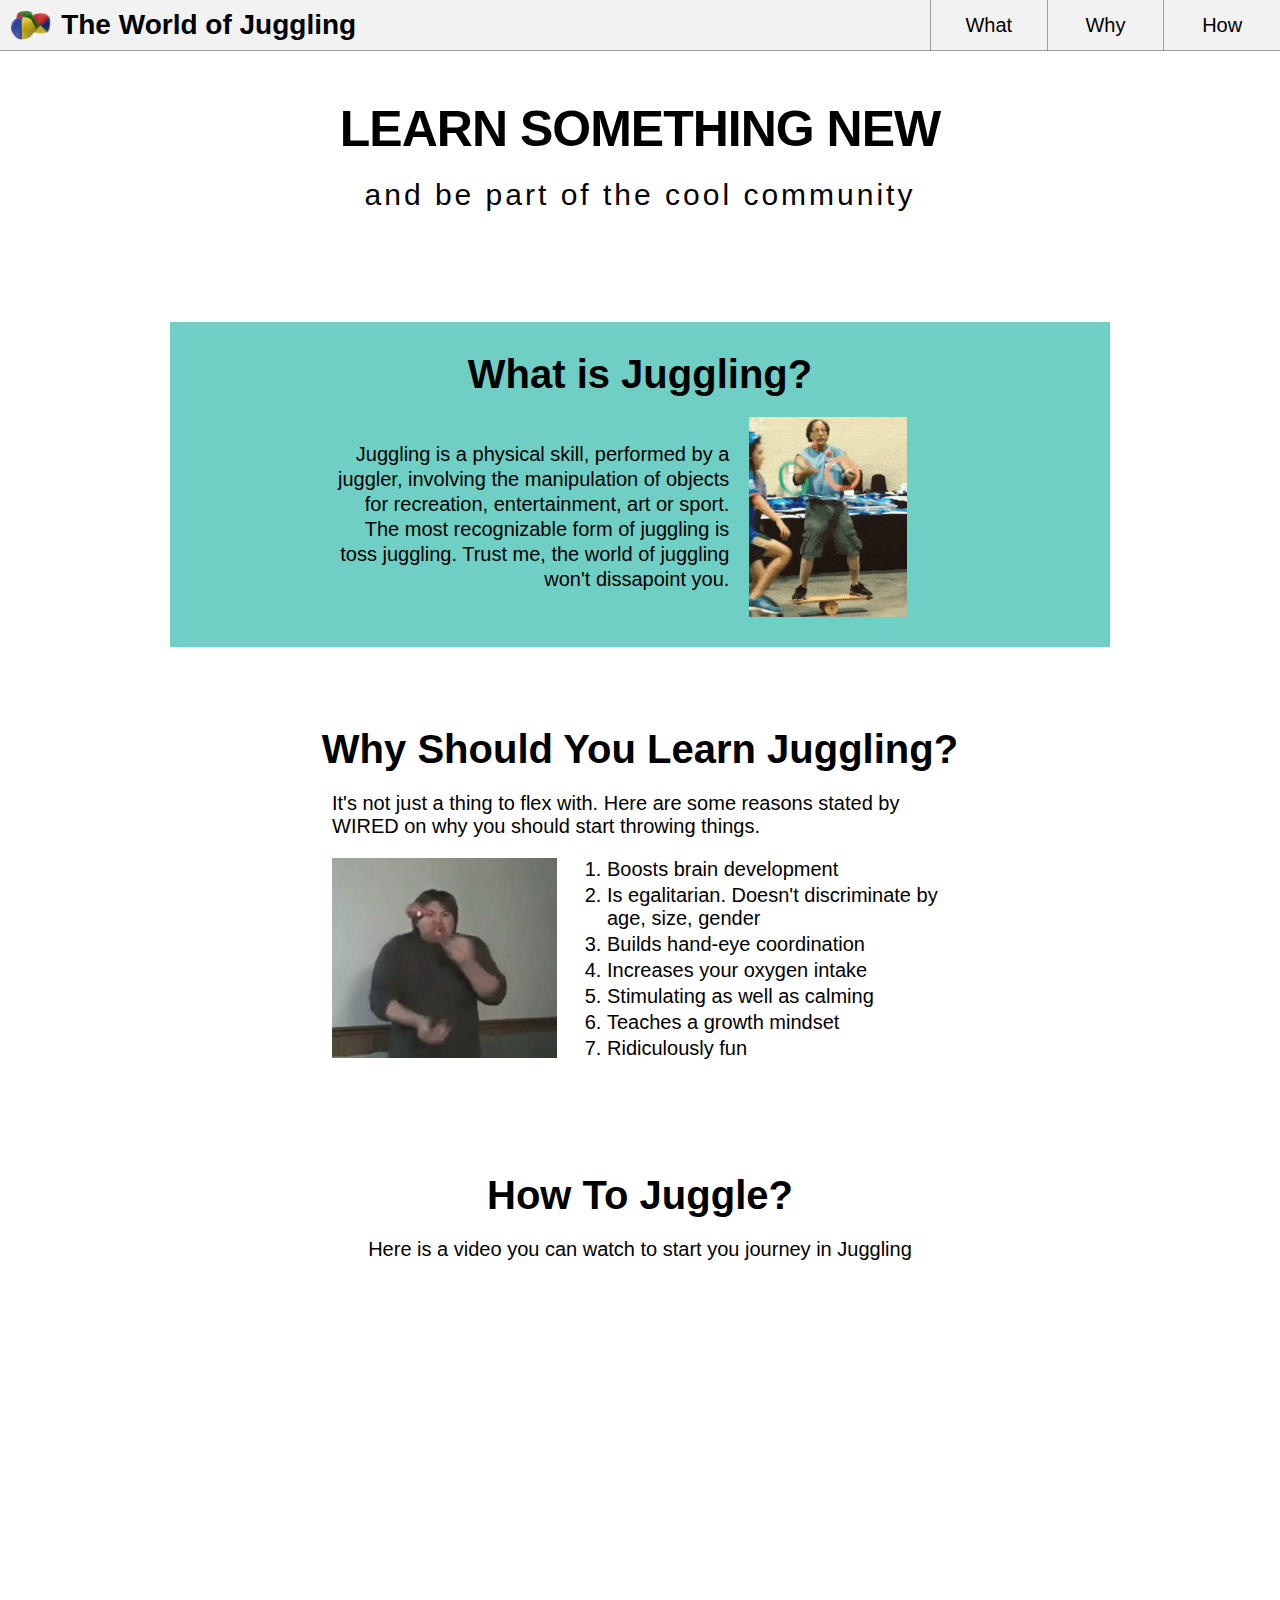
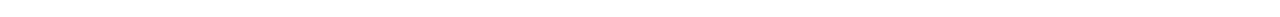
<file: projects/product-landing-page/index.html>
<!DOCTYPE html>
<html lang="en">
  <head>
    <meta charset="UTF-8" />
    <meta http-equiv="X-UA-Compatible" content="IE=edge" />
    <meta name="viewport" content="width=device-width, initial-scale=1.0" />
    <link rel="stylesheet" href="styles.css" />
    <link
      href="https://fonts.googleapis.com/css?family=Anton%7CBaskervville%7CRaleway&display=swap"
      rel="stylesheet"
    />
    <title>Juggling Balls</title>
  </head>
  <body>
    <header id="header">
      <h1 id="title">
        <img
          src="logo/juggling-balls-logo.png"
          alt="logo of juggling balls"
          id="header-img"
        /><div>The World of Juggling</div>
      </h1>
      <nav id="nav-bar">
        <a href="#what" class="nav-link"><div>What</div></a>
        <a href="#why" class="nav-link"><div>Why</div></a>
        <a href="#how" class="nav-link"><div>How</div></a>
      </nav>
    </header>
    <main>
      <section id="subtitle">
        <h1 id="section-header">LEARN SOMETHING NEW</h1>
        <article class="section-content">
          and be part of the cool community
        </article>
      </section>
      <section id="what">
        <h1 id="section-header">What is Juggling?</h1>
        <article class="section-content">
          <div>
            <div>
              Juggling is a physical skill, performed by a juggler, involving
              the manipulation of objects for recreation, entertainment, art or
              sport. The most recognizable form of juggling is toss juggling.
              Trust me, the world of juggling won't dissapoint you.
            </div>
          </div>
          <img src="image/crazy-juggler.gif" id="crazy-juggling-gif" />
        </article>
      </section>
      <section id="why">
        <h1 id="section-header">Why Should You Learn Juggling?</h1>
        <article class="section-content">
          <div id="why-subtitle">
            It's not just a thing to flex with. Here are some reasons stated by
            <a
              href="https://www.wired.com/2012/02/juggling-its-not-just-about-multi-tasking/"
              id="wired"
              >WIRED</a
            >
            on why you should start throwing things.
          </div>
          <img src="image/eating-juggling.gif" id="eating-juggling-gif" />
          <div>
            <div>
              <ol id="juggling-reason-list">
                <li>Boosts brain development</li>
                <li>
                  Is egalitarian. Doesn't discriminate by age, size, gender
                </li>
                <li>Builds hand-eye coordination</li>
                <li>Increases your oxygen intake</li>
                <li>Stimulating as well as calming</li>
                <li>Teaches a growth mindset</li>
                <li>Ridiculously fun</li>
              </ol>
            </div>
          </div>
        </article>
      </section>
      <section id="how">
        <h1 id="section-header">How To Juggle?</h1>
        <article class="section-content">
          <div class="subtitle">
            Here is a video you can watch to start you journey in Juggling
          </div>
          <div id="video">
            <iframe
              
              src="https://www.youtube.com/embed/dCYDZDlcO6g"
              title="YouTube video player"
              frameborder="0"
              allow="accelerometer; autoplay; clipboard-write; encrypted-media; gyroscope; picture-in-picture"
              allowfullscreen
            ></iframe>
          </div>
        </article>
      </section>
    </main>
  </body>
</html>
</file>
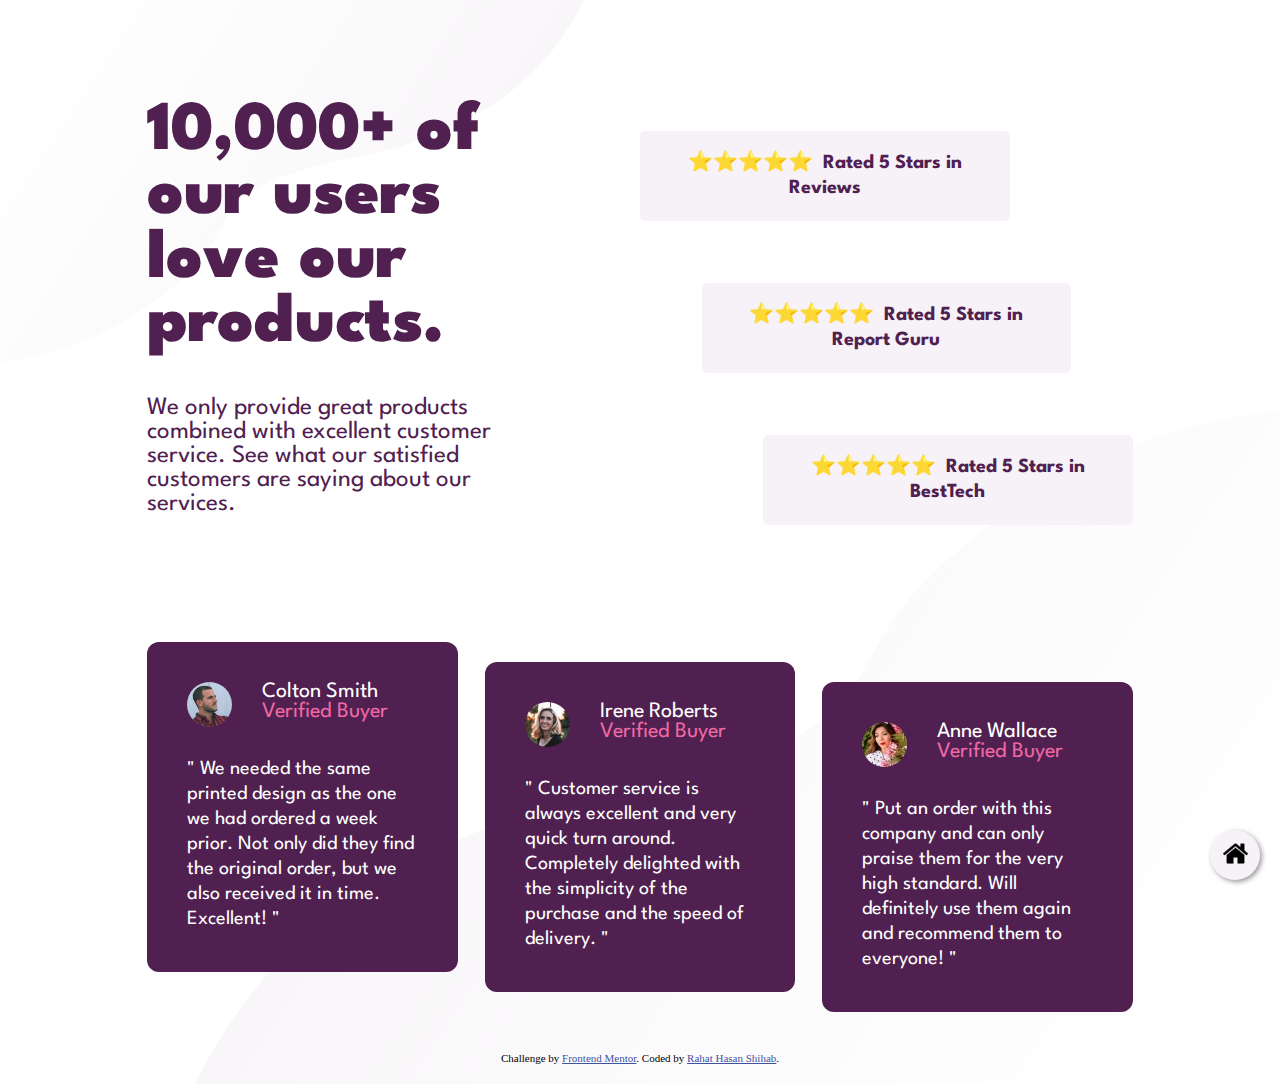
<file: projects/social-proof-section/index.html>
<!DOCTYPE html>
<html lang="en">
  <head>
    <meta charset="UTF-8" />
    <meta name="viewport" content="width=device-width, initial-scale=1.0" />
    <!-- displays site properly based on user's device -->

    <link
      rel="icon"
      type="image/png"
      sizes="32x32"
      href="./images/favicon-32x32.png"
    />
    <link href='https://fonts.googleapis.com/css?family=League Spartan' rel='stylesheet'>
    <link rel="stylesheet" href="styles.css">
    <title>Frontend Mentor | Social proof section</title>

    <!-- Feel free to remove these styles or customise in your own stylesheet 👍 -->
    <style>
      .attribution {
        font-size: 11px;
        text-align: center;
      }
      .attribution a {
        color: hsl(228, 45%, 44%);
      }
    </style>
  </head>
  <body>
    <a href="../../index.html">
      <div id="home-button"><img src="../../icons/home-icon.png" alt="home"></div>
    </a>
    <!-- <img src="images/bg-pattern-top-desktop.svg" alt="" class="top-bg-desktop">
    <img src="images/bg-pattern-bottom-desktop.svg" alt="" class="bottom-bg-desktop"> -->
    <main class="main">
      <div class="hero">
        <div class="heading">
          <div class="h1">
            10,000+ of our users love our products.
          </div>
          <p>
            We only provide great products combined with excellent customer service.
            See what our satisfied customers are saying about our services.
          </p>
        </div>
        <div class="rating-cards">
            <div class="rating-card">Rated 5 Stars in Reviews</div>
            <div class="rating-card">Rated 5 Stars in Report Guru</div>
            <div class="rating-card">Rated 5 Stars in BestTech</div>
        </div>
      </div>
  
      <div class="review-section">
        <div class="review-card">
          <div class="review-heading">
            <img class="reviewer-image" src="images/image-colton.jpg" alt="">
            <div class="reviewer-info">
              <span class="reviewer-title">Colton Smith</span>
              <br>
              <span class="reviewer-status">Verified Buyer</span>
            </div>
          </div>
          <div class="review-message">
            " We needed the same printed design as the one we had ordered a week prior.
            Not only did they find the original order, but we also received it in time.
            Excellent! "
          </div>
        </div>
        <div class="review-card">
          <div class="review-heading">
            <img class="reviewer-image" src="images/image-irene.jpg" alt="">
            <div class="reviewer-info">
              <span class="reviewer-title">Irene Roberts</span>
              <br> 
              <span class="reviewer-status">Verified Buyer</span>
            </div>
          </div>
          <div class="review-message">
            " Customer service is always excellent and very quick turn around. Completely
            delighted with the simplicity of the purchase and the speed of delivery. "
          </div>
        </div>
        <div class="review-card">
          <div class="review-heading">
            <img class="reviewer-image" src="images/image-anne.jpg" alt="">
            <div class="reviewer-info">
              <span class="reviewer-title">Anne Wallace</span>
              <br>
              <span class="reviewer-status">Verified Buyer</span>
            </div>
          </div>
          <div class="review-message">
            " Put an order with this company and can only praise them for the very high
            standard. Will definitely use them again and recommend them to everyone! "
          </div>
        </div>
      </div>
      </main>
    

    <div class="attribution">
      Challenge by
      <a href="https://www.frontendmentor.io?ref=challenge" target="_blank"
        >Frontend Mentor</a
      >. Coded by <a href="https://github.com/RHShihab">Rahat Hasan Shihab</a>.
    </div>
    <!-- <div id="ref-image"><img src="design/desktop-design.jpg" alt=""></div> -->
  </body>
</html>
</file>
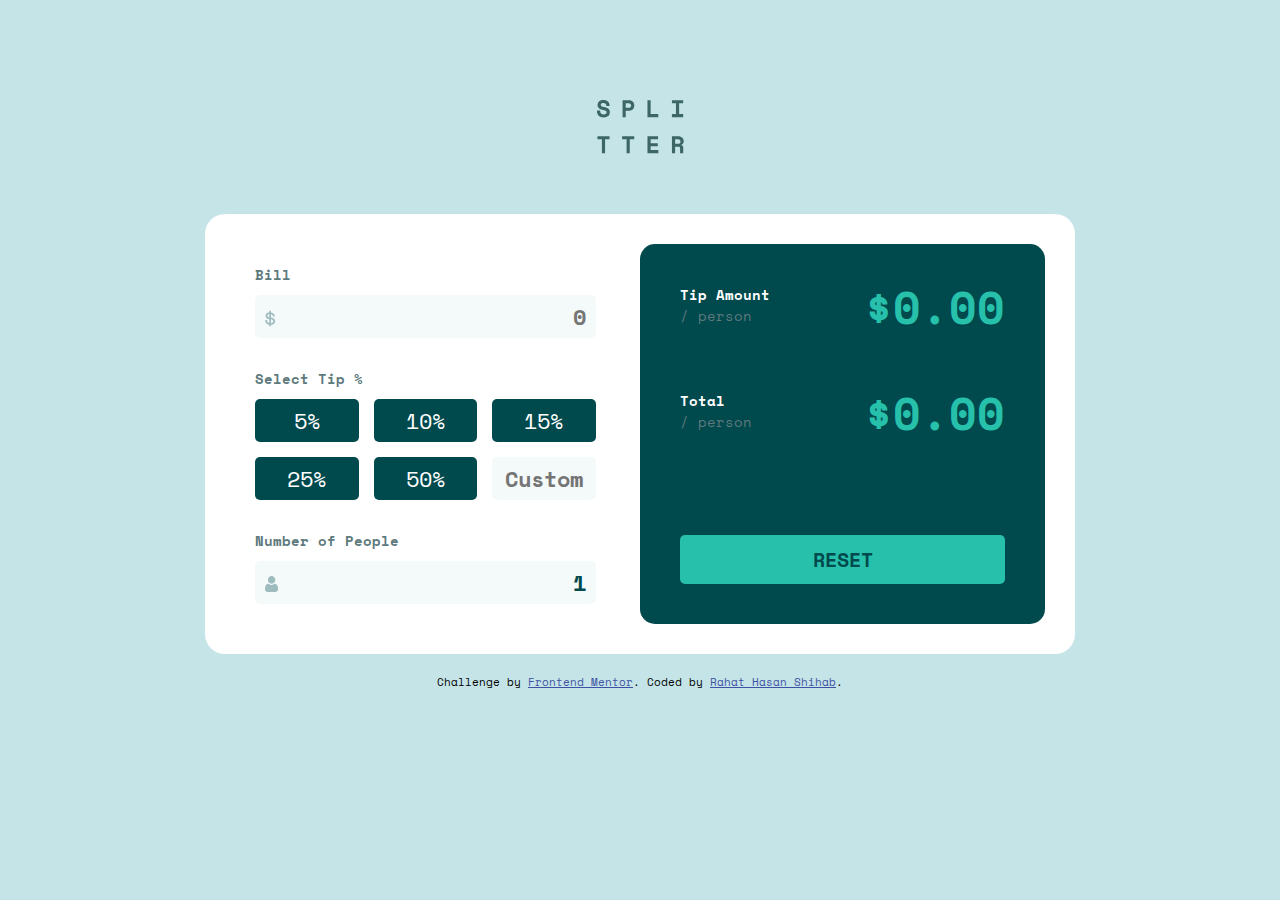
<file: projects/tip-calculator-app/index.html>
<!DOCTYPE html>
<html lang="en">
<head>
  <meta charset="UTF-8">
  <meta name="viewport" content="width=device-width, initial-scale=1.0"> <!-- displays site properly based on user's device -->
  
  <link href='https://fonts.googleapis.com/css?family=Space Mono' rel='stylesheet'>
  <link rel="icon" type="image/png" sizes="32x32" href="./images/favicon-32x32.png">
  <link rel="stylesheet" href="styles.css">
  <title>Frontend Mentor | Tip calculator app</title>

  <!-- Feel free to remove these styles or customise in your own stylesheet 👍 -->
  <style>
    .attribution { font-size: 11px; text-align: center; }
    .attribution a { color: hsl(228, 45%, 44%); font-size: inherit; }
  </style>
</head>
<body>
  <img src="images/logo.svg" alt="" id="logo">
  <div class="card">
    <form class="input">
      <fieldset>
        <legend>Bill</legend>
          <div class="full-width-field">
            <img src="images/icon-dollar.svg" alt="$">
            <input type="number" name="total-bill" id="total-bill" placeholder="0">
          </div>
      </fieldset>
      <fieldset>
        <legend>Select Tip %</legend>
        <label for="tip" class="small-width-field">
          <button class="tip" id="five" value="5">5%</button>
          <button class="tip" id="ten" value="10">10%</button>
          <button class="tip" id="fifteen" value="15">15%</button>
          <button class="tip" id="twentyfive" value="25">25%</button>
          <button class="tip" id="fifty" value="50">50%</button>
          <input type="number" placeholder="Custom" id="custom">
        </label>
      </fieldset>
      <fieldset>
        <div class="inline">
          <legend>Number of People</legend>
          <div id="notZeroText"></div>
        </div>
        <div class="full-width-field">
          <img src="images/icon-person.svg" alt="😏">
          <input type="number" name="n-people" id="n-people" placeholder="0" value="1">
        </div>
      </fieldset>
    </form>
    <section class="output">
      <div class="super-output-set">
        <div class="output-set">
          <div class="label">
            <p>Tip Amount</p>
            <p>/ person</p>
          </div>
          <div class="output-text" id="tip-output">$0.00</div>
        </div>
        <div class="output-set">
          <div class="label">
            <p>Total</p>
            <p>/ person</p>
          </div>
          <div class="output-text" id="total-output">$0.00</div>
        </div>
      </div>
      <button id="reset">RESET</button>
    </section>
  </div>
  
  <div class="attribution">
    Challenge by <a href="https://www.frontendmentor.io?ref=challenge" target="_blank">Frontend Mentor</a>. 
    Coded by <a href="https://github.com/RHShihab" target="_blank">Rahat Hasan Shihab</a>.
  </div>
  <script src="index.js"></script>
</body>
</html>
</file>
<file: projects/product-landing-page/styles.css>
@media (prefers-reduced-motion: no-preference) {
  * {
    scroll-behavior: smooth;
  }
}
/* width */
::-webkit-scrollbar {
  width: 10px;
}

/* Track */
::-webkit-scrollbar-track {
  box-shadow: inset 0 0 2px grey; 
  border-radius: 0px;
}
 
/* Handle */
::-webkit-scrollbar-thumb {
  background: #5eb0a8; 
  border-radius: 10px;
}

/* Handle on hover */
::-webkit-scrollbar-thumb:hover {
  background: #4c8882; 
}
*,
::before,
::after {
  padding: 0;
  margin: 0;
}
html {
  font-size: 62.5%;
  box-sizing: border-box;
}
a {
  text-decoration: none;
  color: black;
}
a:hover{
  background-color: #5555558b;
}
body {
  font-family: "Lato", sans-serif;
}
:root {
  --nav-height: 50px;
  --nav-border-color: #5555558b;
}
#header {
  position: fixed;
  top: 0;
  z-index: 99;
  background-color: #f2f2f2;
  font-family: "Lato", sans-serif;
  font-size: 1.4rem;
  height: var(--nav-height);
  width: 100%;
  display: flex;
  justify-content: space-between;
  align-items: center;
  vertical-align: middle;
  border-bottom: 1px solid var(--nav-border-color);
}
#title {
  display: flex;
  align-items: center;
  height: 100%;
}
#header img {
  height: 30px;
  padding: 0 10px;
}
#nav-bar {
  height: 100%;
  width: 350px;
  /* background-color: #7a3131; */
  display: flex;
  justify-content: space-around;
  vertical-align: middle;
}
.nav-link {
  font-size: 2rem;
  width: 33%;
  /* background-color: blueviolet; */
  border-left: 1px solid var(--nav-border-color);
  text-align: center;
  display: flex;
  flex-direction: column;
  justify-content: center;
}

#subtitle {
  margin-top: 70px;
}

section:first-of-type {
  margin-top: 20px;
  margin-bottom: 30px;
  text-align: center;
}
section:first-of-type > #section-header {
  font-family: "roboto", sans-serif;
  font-size: 5rem;
  margin-bottom: 20px;
  letter-spacing: -1px;
}
section:first-of-type > .section-content {
  font-size: 30px;
  letter-spacing: 3px;
}

main {
  /* position: relative; */
  display: grid;
  grid-template-columns: minmax(2rem, 1fr) minmax(min-content, 94rem) minmax(
      2rem,
      1fr
    );
  /* row-gap: 3rem; */
}
form {
  display: flex;
  justify-content: center;
}
section,
form {
  grid-column: 2 / 3;
}
section {
  margin-top: var(--nav-height);
  /* background-color: #7fcf6f; */
  padding: 30px;
}
#section-header {
  /* background-color: #7fcf6f; */
  margin-bottom: 20px;
  font-size: 4rem;
  text-align: center;
}
.section-content {
  /* background-color: #6fc4cf; */
  font-size: 2rem;
}
#what {
  background-color: #6fcfc5;
}
#what .section-content {
  margin: 0 auto;
  width: 70%;
  min-width: 500px;
  /* background-color: #4edb7f; */
  display: grid;
  grid-template-columns: 2fr 1fr;
  column-gap: 20px;
}
#what > .section-content > div {
  display: flex;
  flex-direction: column;
  justify-content: center;
  text-align: right;
  line-height: 25px;
}
#crazy-juggling-gif {
  height: 200px;
  width: 158px;
}

#juggling-reason-list {
  padding-left: 30px;
}

#juggling-reason-list > li {
  padding-bottom: 3px;
}

#why .section-content {
  margin: 0 auto;
  width: 70%;
  min-width: 600px;
  display: grid;
  grid-template-columns: 1fr 2fr;
  column-gap: 20px;
}

#eating-juggling-gif {
  height: 200px;
  width: 225px;
}
#why-subtitle {
  grid-column: 1 / 3;
  margin-bottom: 20px;
}
#how .section-content {
  /* background-color: beige; */
}
#how .subtitle {
  text-align: center;
  margin-bottom: 20px;
}
#video {
  margin: 0 auto;
  width: 500px;
  aspect-ratio: 16 / 9;
  margin-bottom: 20px;
}

#how iframe {
  width: 100%;
  height: 100%;
}

@media (max-width: 725px) {
  #header {
    font-size: 1.1rem;
  }
  section:first-of-type > #section-header {
    font-size: 4.5rem;
  }
  section:first-of-type > .section-content {
    font-size: 25px;
    letter-spacing: 3px;
  }
  section {
    margin-top: var(--nav-height);
    /* background-color: #7fcf6f; */
    padding: 30px 0;
  }
}
@media (max-width: 660px) {
  #header {
    height: 70px;
    flex-direction: column;
  }
  #title {
    display: flex;
    justify-content: center;
    border-bottom: 1px solid var(--nav-border-color);
    width: 100%;
    height: 100%;
  }
  #subtitle {
    margin-top: 100px;
    margin-bottom: -10px;
  }
  .nav-link:last-of-type {
    border-right: 1px solid var(--nav-border-color);
  }
  section:first-of-type > #section-header {
    font-size: 4rem;
  }
  section:first-of-type > .section-content {
    font-size: 20px;
    letter-spacing: 3px;
  }
  section {
    padding: 10px;
  }
  #section-header {
    /* background-color: #7fcf6f; */
    margin-bottom: 20px;
    font-size: 3.5rem;
    text-align: center;
  }
  #what .section-content {
    /* width: unset;
  min-width: 0px; */
  min-width: unset;
  display: flex;
    flex-direction: column-reverse;
    justify-content: center;
  }
  #what > .section-content > div {
    text-align: justify;
    margin-top: 10px;
  }
  #crazy-juggling-gif {
    margin: 0 auto;
  }

  #why .section-content {
  min-width: unset;
    display: flex;
    flex-direction: column;
    justify-content: center;
  }
  #eating-juggling-gif {
    margin: 0 auto;
    margin-bottom: 10px;
  }
  #video {
    width: 70%;
  }
  section:last-of-type{
    margin-bottom: 40px;
  }

}
@media (max-width: 500px) {
  #what .section-content, #why .section-content {
    margin: 0 auto;
    width: 100%;
  }
  #video {
    width: 90%;
  }
  section:last-of-type{
    margin-bottom: 40px;
  }
}
</file>
<file: projects/social-proof-section/styles.css>
*, *::after, *::before{
  box-sizing: border-box;
  margin: 0;
  padding: 0;
}
.top-bg-desktop {
  width: 80%;
  position: absolute;
  top: 0;
  left: 0;
}
.bottom-bg-desktop {
  width: 80%;
  position: absolute;
  bottom: 0;
  right: 0;
}
:root {
  /* Primary color */
  --very-dark-magenta: hsl(300, 43%, 22%);
  --soft-pink: hsl(333, 80%, 67%);

  /* Neutral color*/
  --dark-grayish-magenta: hsl(303, 10%, 53%);
  --light-grayish-magenta: hsl(300, 24%, 96%);
  --white: hsl(0, 0%, 100%);

  /* Font weight */
  --regular: 400;
  --medium: 500;
  --bold: 700;
}
body{
  background: url(images/bg-pattern-top-desktop.svg) left top no-repeat, url(images/bg-pattern-bottom-desktop.svg) right bottom no-repeat;
  min-height: 100vh;
}
main {
  font-family: "League Spartan";
  font-size: 25px;
  display: flex;
  flex-wrap: wrap;
  /* justify-content: center; */
  align-items: center;
  margin: 100px auto 0 auto;
  width: 77%;
  min-width: 340px;
  gap: 16px;
}

.hero {
  color: var(--very-dark-magenta);
  display: flex;
  justify-content: space-between;
  width: 100%;
}

.heading {
  width: 37%;
  margin-bottom: 40px;
}
.heading .h1 {
  font-size: 70px;
  font-weight: 900;
  margin-bottom: 40px;

  /* want to make it bolder */
}
.rating-cards {
  width: 50%;
  display: flex;
  flex-wrap: wrap;
  align-items: center;
}
.rating-card {
  text-align: center;
  line-height: 25px;
  font-size: 20px;
  font-weight: var(--bold);
  background-color: var(--light-grayish-magenta);
  padding: 20px;
  border-radius: 5px;
  width: 75%;
}
.rating-card:nth-of-type(2) {
  margin-left: 12.5%;
}
.rating-card:nth-of-type(3) {
  margin-left: 25%;
}
.rating-card::before{
  content: '⭐⭐⭐⭐⭐';
  margin-right: 10px;
}
.review-section {
  margin-top: 70px;
  display: flex;
  justify-content: space-between;
}
.review-heading {
  display: flex;
  margin-bottom: 30px;
}
.reviewer-image {
  width: 45px;
  height: 45px;
  border-radius: 50%;
  margin-right: 30px;
}
.review-card {
  font-size: 22px;
  background-color: var(--very-dark-magenta);
  width: calc(31.5%);
  border-radius: 12px;
  padding: 40px;
  height: fit-content;
}
.review-card:nth-of-type(2) {
  margin-top: 20px;
}
.review-card:nth-of-type(3) {
  margin-top: 40px;
}
.review-message {
  font-size: 20px;
  line-height: 25px;
  color: var(--white);
}
.reviewer-title {
  color: var(--white);
}
.reviewer-status {
  color: var(--soft-pink);
}

@media (max-width: 800px) {
  main{
  width: 90%;
  }
  .hero {
    flex-direction: column;
    /* display: flex; */
    /* justify-content: space-between; */
    /* width: 100%; */
  }
  .heading {
    width: 100%;
    text-align: center;
  }
  .rating-cards {
    width: 100%;
    display: flex;
    flex-wrap: wrap;
    align-items: center;
    row-gap: 20px;
  }
  .rating-card {
    font-size: 20px;
    font-weight: var(--bold);
    background-color: var(--light-grayish-magenta);
    padding: 20px;
    border-radius: 5px;
    width: 100%;
  }
  .rating-card:nth-of-type(2) {
    margin-left: 0;
  }
  .rating-card:nth-of-type(3) {
    margin-left: 0;
  }
  .review-section {
    flex-direction: column;
  }
  .review-card {
    font-size: 22px;
    padding: 20px;
    width: 98%;
    margin: auto;
  }
  .review-card:nth-of-type(3) {
    margin-top: 20px;
  }
}


/* home button */
#home-button{
  position: fixed;
  bottom: 20px;
  right: 20px;
  height: 50px;
  width: 50px;
  border-radius: 25px;
  background-color: var(--light-grayish-magenta);
  box-shadow: 2px 2px 5px rgba(0, 0, 0, 0.4);
  z-index: 99;
}
#home-button>img{
  transform: translateY(11px);
  display: block;
  width: 50%;
  height: 50%;
  margin: auto;
}
.attribution{
  margin-top: 40px;
  margin-bottom: 20px;
}
</file>
<file: projects/tip-calculator-app/styles.css>
*,
*::after,
*::before {
  box-sizing: border-box;
  margin: 0;
  padding: 0;
  font-size: 24px;
  font-family: "Space Mono";
  font-size: 22px;
  
}
:root {
  /* primary */
  --strong-cyan: hsl(172, 67%, 45%);

  /* neutral */
  --very-dark-cyan: hsl(183, 100%, 15%);
  --dark-grayish-cyan: hsl(186, 14%, 43%);
  --grayish-cyan: hsl(184, 14%, 56%);
  --light-grayish-cyan: hsl(185, 41%, 84%);
  --very-light-grayish-cyan: hsl(189, 41%, 97%);
  --white: hsl(0, 0%, 100%);
}
/* hiding the arrows in the number field */
/* Chrome, Safari, Edge, Opera */
input::-webkit-outer-spin-button,
input::-webkit-inner-spin-button {
  -webkit-appearance: none;
  margin: 0;
}
/* Firefox */
input[type="number"] {
  -moz-appearance: textfield;
}
body {
  width: 100%;
  background-color: var(--light-grayish-cyan);
}

#logo{
  display: block;
  margin: 100px auto 60px auto;
}

fieldset {
  border: none;
}
.inline{
  display: flex;
  justify-content: space-between;
}
legend, .notZeroText {
  font-size: 14px;
  margin-bottom: 10px;
  font-weight: 700;
  color: var(--dark-grayish-cyan);
}
#notZeroText{
  font-size: 14px;
  margin-bottom: 10px;
  font-weight: 700;
  color: orangered;
}

.sample {
  height: 100vh;
}
.card {
  max-width: 870px;
  width: 100%;
  margin: 20px auto;
  padding: 30px;
  background-color: white;
  border-radius: 20px;
  display: flex;
  flex-direction: row;
  flex-wrap: wrap;
  justify-content: space-between;
  /* gap: 30px; */
}
.input {
  width: 47%;
  padding: 20px;
}
fieldset{
  margin-bottom: 30px;
}
fieldset:last-of-type{
  margin-bottom: 0;
}
input, button{
  border: none;
  border-radius: 5px;
}
button{
  background-color: var(--very-dark-cyan);
  color: white;
  padding: 5px;
}
button:hover, #reset{
  cursor: pointer;
}
button:focus, .active{
  background-color: var(--strong-cyan);
  color: var(--very-dark-cyan);
}
input[type="number"]{
  color: var(--very-dark-cyan);
  background-color: var(--very-light-grayish-cyan);
  font-weight: 700;
}
input[type="number"]:focus{
  /* outline-color: black; */
  outline-color: var(--strong-cyan);
}

.notZeroOutline{
  border: 2px solid orangered!important;
  outline-color: orangered!important;
}
.full-width-field {
  position: relative;
  width: 100%;
  justify-content: space-between;
}
.full-width-field > input[type="number"] {
  /* background-color: var(--dark-grayish-cyan); */
  background-color: var(--very-light-grayish-cyan);
  position: relative;
  text-align: right;
  width: 100%;
  padding: 5px 10px;
  border: none;
}
.full-width-field > img{
  top: 15px;
  left: 10px;
  z-index: 2;
  position: absolute;
}

.small-width-field {
  display: grid;
  grid-template-columns: 1fr 1fr 1fr;
  gap: 15px;
}
.small-width-field > input {
  width: 100%;
}
#custom {
  text-align: center;
}

.output{
  background-color: var(--very-dark-cyan);
  border-radius: 15px;
  width: 50%;
  padding: 40px;
  display: flex;
  flex-direction: column;
  justify-content: space-between;
}
.output-set{
  display: flex;
  justify-content: space-between;
  margin-bottom: 50px;
}
.label p{
  font-size: 14px;
  color: white;
  font-weight: 600;
}
.label p:last-of-type{
  font-weight: 500;
  color: var(--dark-grayish-cyan);
}
.output-text{
  font-size: 45px;
  margin-top: -10px;
  font-weight: 700;
  color: var(--strong-cyan);
}

#reset{
  background-color: var(--strong-cyan);
  padding: 10px;
  border: none;
  border-radius: 5px;
  font-size: 20px;
  font-weight: 700;
  color: var(--very-dark-cyan);
}
#reset:focus{
  background-color: var(--strong-cyan);
  color: var(--very-dark-cyan);
}

@media (max-width: 700px) {
  .card{
    flex-direction: column;
  }
  .input, .output {
    width: 100%;
  }
}
</file>
